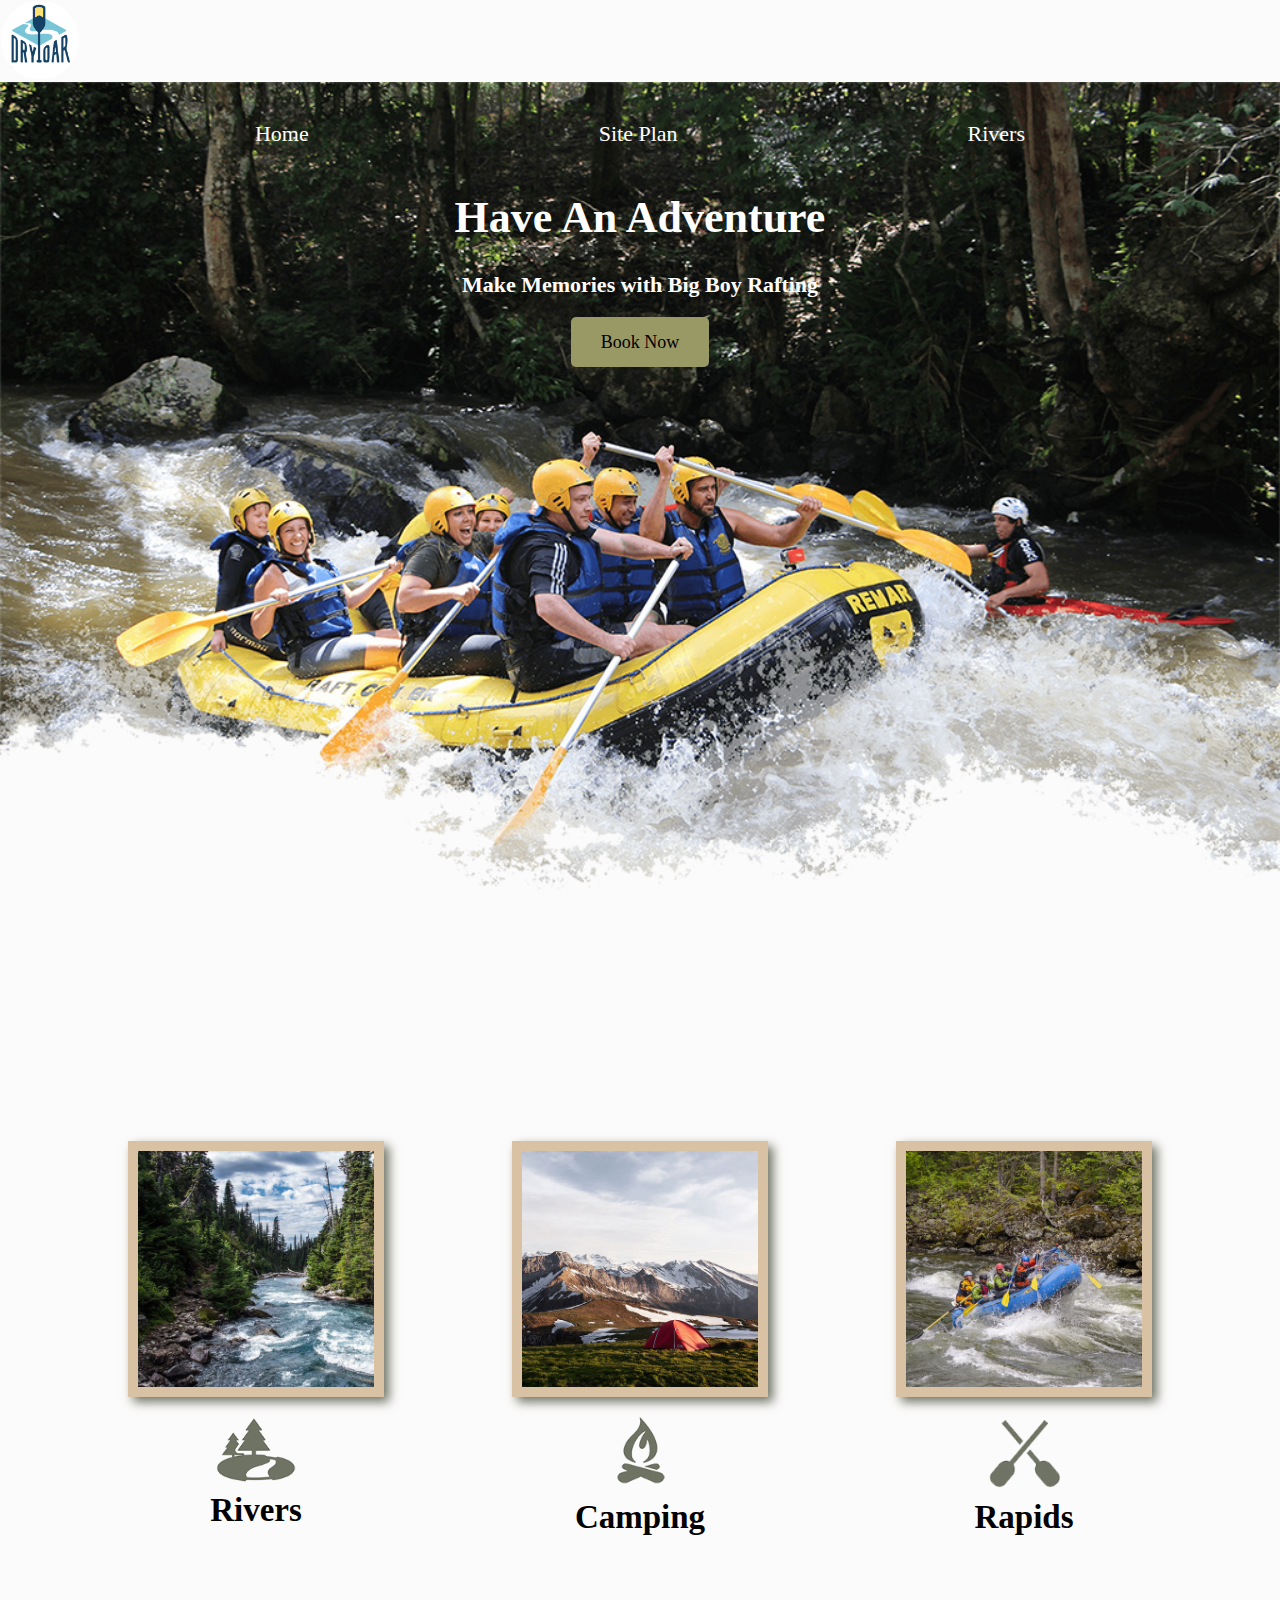
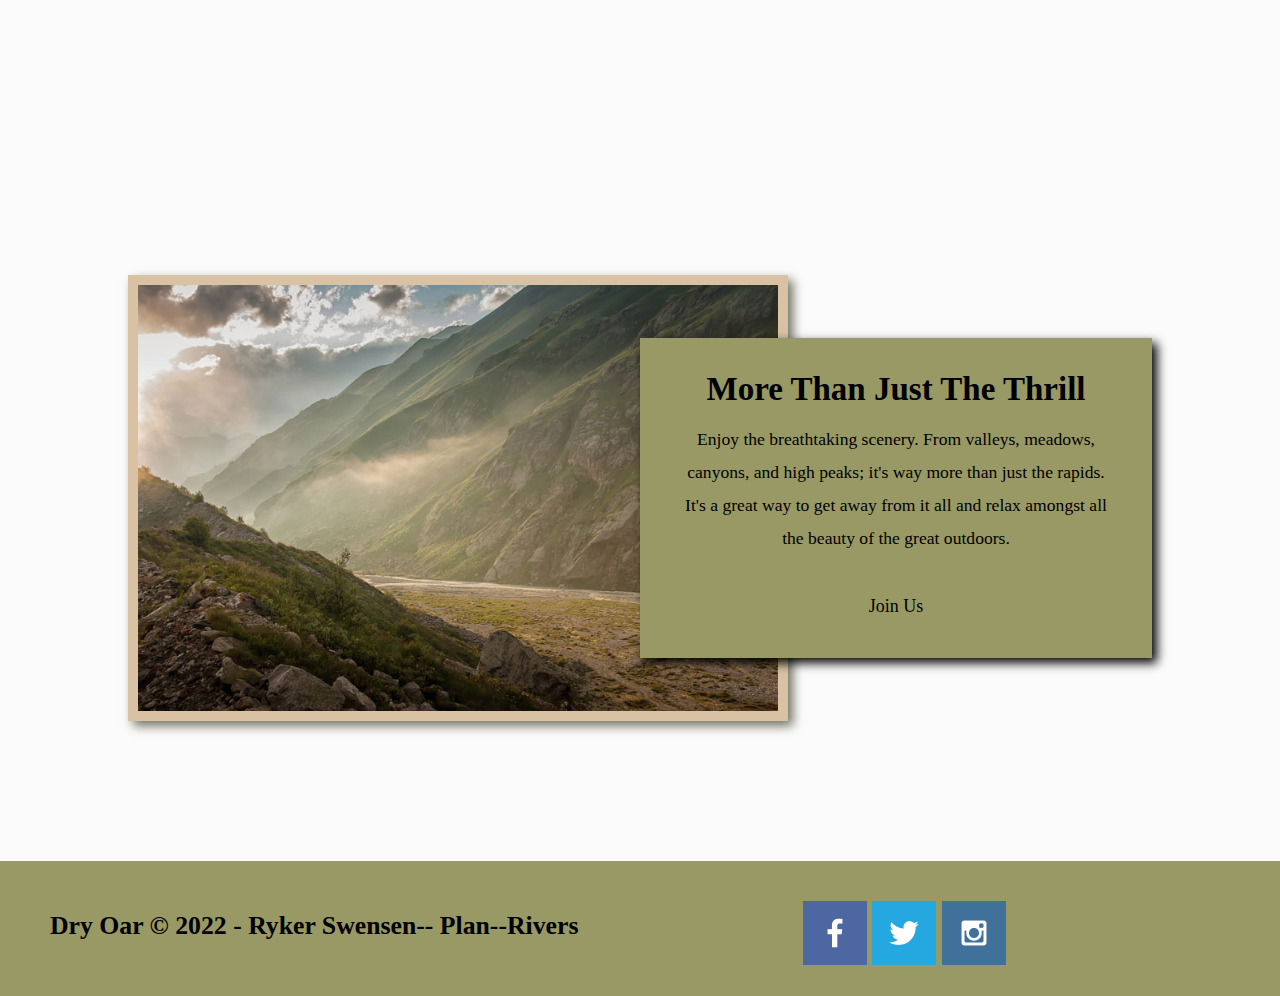
<file: index.html>
<!DOCTYPE html>
<html lang="en">
  <head>
    <meta charset="UTF-8" />
    <meta http-equiv="X-UA-Compatible" content="IE=edge" />
    <meta name="viewport" content="width=device-width, initial-scale=1.0" />
    <title>Big Guy Rafting</title>
    <link rel="stylesheet" href="styles/style.css" />
  </head>
  <body>
    <div id="content">
      <header>
        <a id="logo_link" href="index.html">
          <img class="logo" src="images/logo.png" alt="Dry Oar Logo" />
        </a>
        <nav>
          <a href="index.html">Home</a>
          <a href="site-plan-rafting.html">Site Plan</a>
          <a href="riverstwo.html">Rivers</a>
        </nav>
      </header>
      <div id="hero">
        <div id="hero-box">
          <img
            id="hero-img"
            src="images/hero.png"
            alt="People enjoying white water rafting"
          />
        </div>
        <section id="hero-msg">
          <h1 class="home-title">Have An Adventure</h1>
          <h4>Make Memories with Big Boy Rafting</h4>
          <div class="button-box">
            <a class="book" href="forms_two.html">Book Now</a>
          </div>
        </section>
      </div>
      <main class="home-grid">
        <section class="rivers-card">
          <img class="card-img" src="images/rivers.jpg" alt="river in forest" />
          <img class="icon" src="images/river_icon.png" alt="river icon" />
          <h2>Rivers</h2>
        </section>
        <section class="camping-card">
          <img
            class="card-img"
            src="images/camping.jpg"
            alt="tent in mountains"
          />
          <img class="icon" src="images/fire_icon.png" alt="fire icon" />
          <h2>Camping</h2>
        </section>
        <section class="rapids-card">
          <img class="card-img" src="images/rapids.jpg" alt="rafting boat" />
          <img class="icon" src="images/oars.png" alt="oars icon" />
          <h2>Rapids</h2>
        </section>
        <div id="background"></div>
        <img
          class="mountains"
          src="images/mountains.jpg"
          alt="Misty mountains"
        />
        <section class="msg">
          <h2>More Than Just The Thrill</h2>
          <p>
            Enjoy the breathtaking scenery. From valleys, meadows, canyons, and
            high peaks; it's way more than just the rapids. It's a great way to
            get away from it all and relax amongst all the beauty of the great
            outdoors.
          </p>
          <a class="join" href="rivers.html">Join Us</a>
        </section>
      </main>
      <footer>
        <h3>Dry Oar © 2022 - Ryker Swensen-</h3>
        <h3><a href="site-plan-rafting.html"> - Plan-</a></h3>
        <h3><a href="rivers.html">-Rivers</a></h3>
        <div class="social">
          <a href="https://facebook.com" target="_blank">
            <img src="images/facebook.png" alt="fb icon" />
          </a>
          <a href="https://twitter.com" target="_blank">
            <img src="images/twitter.png" alt="twitter icon" />
          </a>
          <a href="https://instagram.com" target="_blank">
            <img src="images/instagram.png" alt="instagram icon" />
          </a>
        </div>
      </footer>
    </div>
  </body>
</html>
</file>
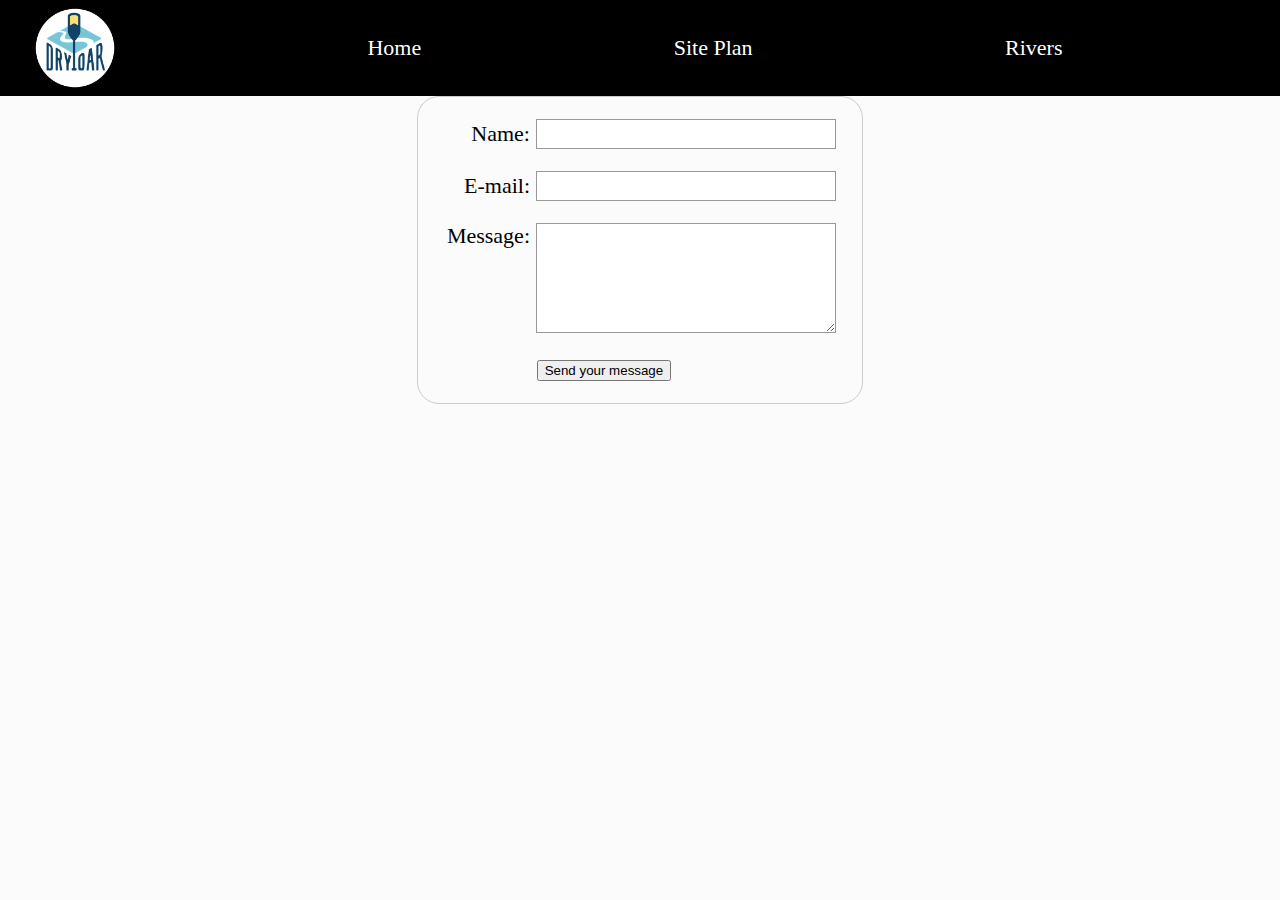
<file: forms_two.html>
<!DOCTYPE html>
<html lang="en">
  <head>
    <meta charset="UTF-8" />
    <meta http-equiv="X-UA-Compatible" content="IE=edge" />
    <meta name="viewport" content="width=device-width, initial-scale=1.0" />
    <title>Big Guy Rafting</title>
    <link rel="stylesheet" href="styles/forms_two.css" />
  </head>
  <body>
    <div id="content">
      <header>
        <a id="logo_link" href="index.html">
          <img class="logo" src="images/logo.png" alt="Dry Oar Logo" />
        </a>
        <nav>
          <a href="index.html">Home</a>
          <a href="site-plan-rafting.html">Site Plan</a>
          <a href="riverstwo.html">Rivers</a>
        </nav>
      </header>

      <main>
        <div id="feedback"></div>

          <form action="/my-handling-form-page" method="post">
            <ul>
              <li>
                <label for="name">Name:</label>
                <input type="text" id="name" name="user_name" />
              </li>
              <li>
                <label for="mail">E-mail:</label>
                <input type="email" id="mail" name="user_email" />
              </li>
              <li>
                <label for="msg">Message:</label>
                <textarea id="msg" name="user_message"></textarea>
              </li>
              <li class="button">
                <button type="submit">Send your message</button>
              </li>
        </main>

    </div>
    </div>
    <script>
        // get the feedback div element so we can do something with it.
        const feedbackElement = document.getElementById('feedback');
        // get the form so we can read what was entered in it.
        const formElement = document.forms[0];
        // add a 'listener' to wait for a submission of our form. When that happens run the code below.
        formElement.addEventListener('submit', function(e) {
            // stop the form from doing the default action.
            e.preventDefault();
            // set the contents of our feedback element to a message letting the user know the form was submitted successfully. Notice that we pull the name that was entered in the form to personalize the message!
            feedbackElement.innerHTML = 'Hello '+ formElement.user_name.value +'! Thank you for your message. We will get back with you as soon as possible!';
            // make the feedback element visible.
            feedbackElement.style.display = "block";
            // add a class to move everything down so our message doesn't cover it.
            document.body.classList.toggle('moveDown');
        });
    </script>
  </body>
</html>
</file>
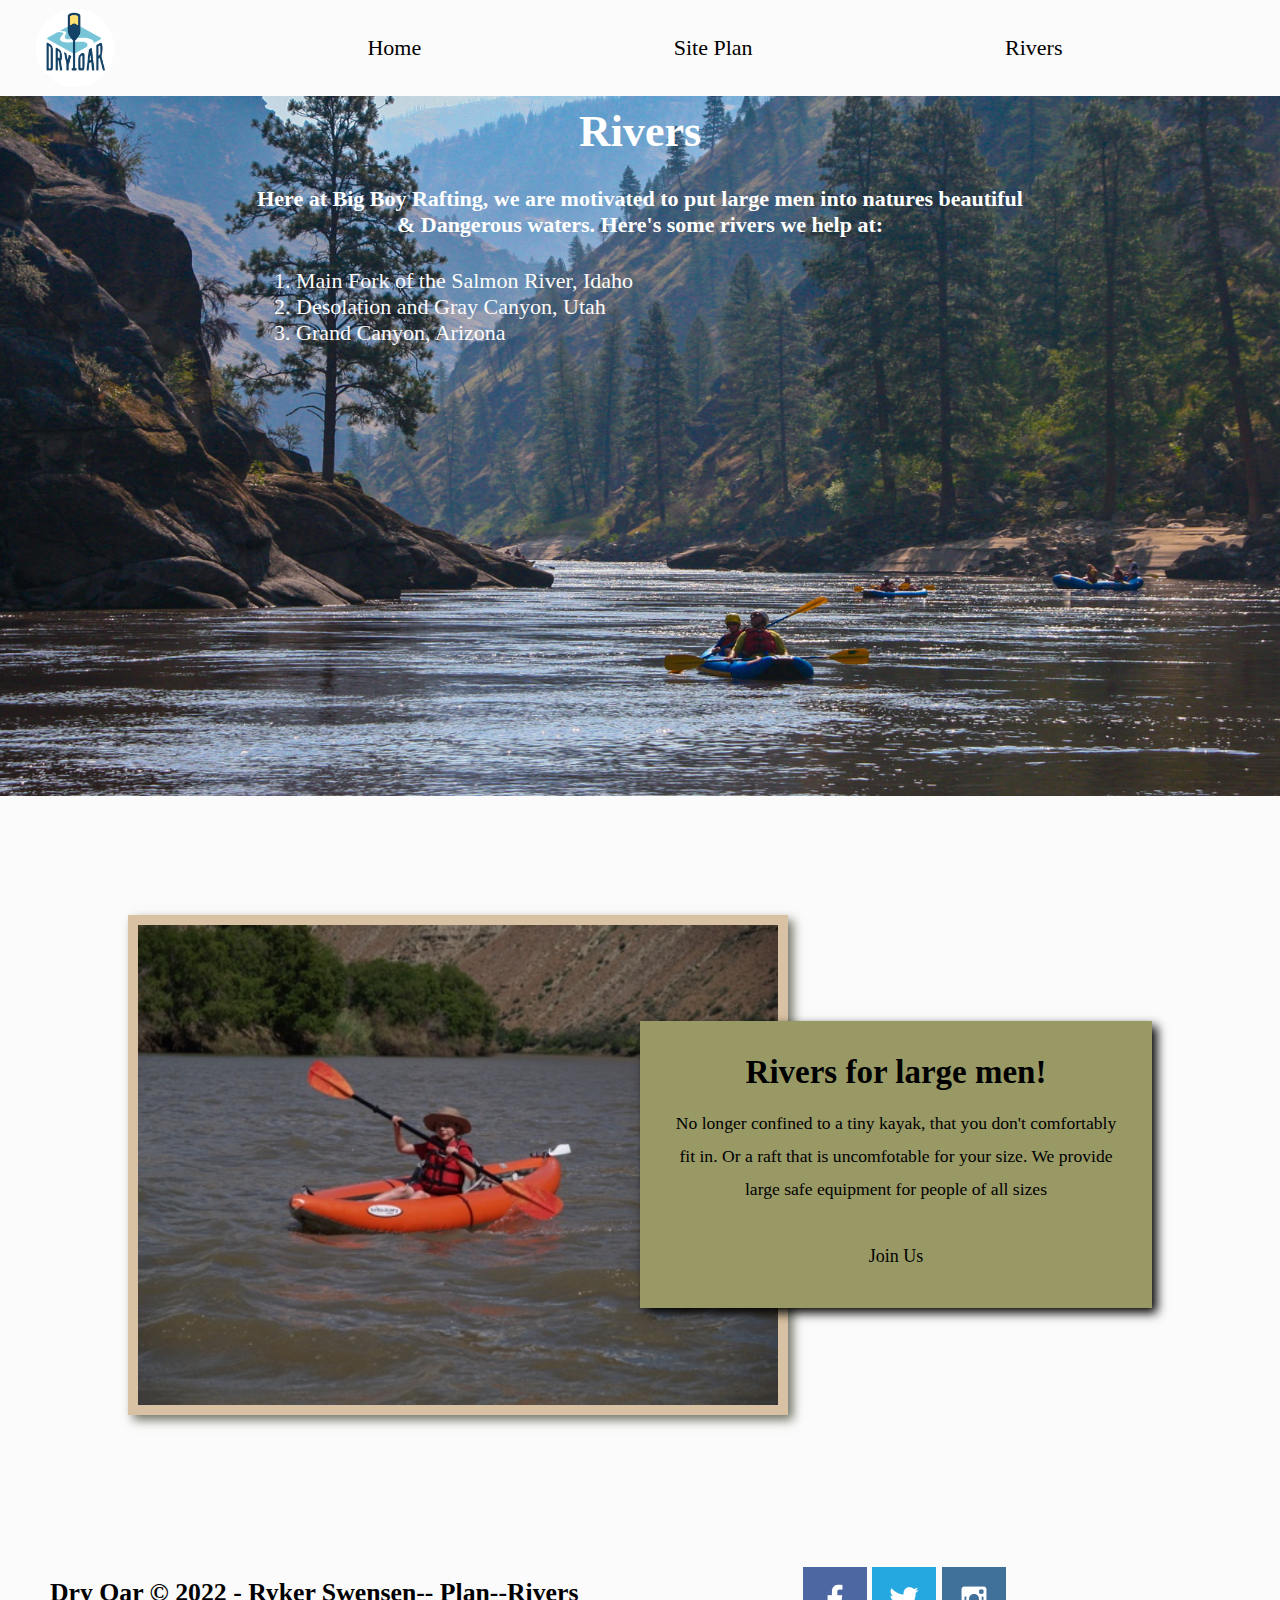
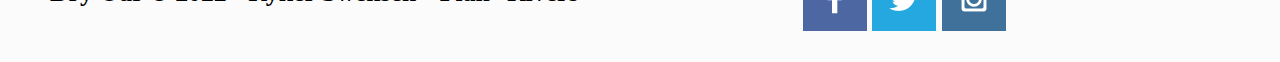
<file: riverstwo.html>
<!DOCTYPE html>
<html lang="en">
  <head>
    <meta charset="UTF-8" />
    <meta http-equiv="X-UA-Compatible" content="IE=edge" />
    <meta name="viewport" content="width=device-width, initial-scale=1.0" />
    <title>Big Guy Rafting</title>
    <link rel="stylesheet" href="styles/riverstwo.css" />
  </head>
  <body>
    <div id="content">
      <header>
        <a id="logo_link" href="index.html">
          <img class="logo" src="images/logo.png" alt="Dry Oar Logo" />
        </a>
        <nav>
          <a href="index.html">Home</a>
          <a href="site-plan-rafting.html">Site Plan</a>
          <a href="riverstwo.html">Rivers</a>
        </nav>
      </header>
      <div id="hero">
        <div id="hero-box">
          <img
            id="hero-img"
            src="images/R.jpg"
            alt="People enjoying white water rafting"
          />
        </div>
        <section id="hero-msg">
          <h1 class="home-title">Rivers</h1>
          <h4>
            Here at Big Boy Rafting, we are motivated to put large men into
            natures beautiful & Dangerous waters. Here's some rivers we help at:
          </h4>
          <ol>
            <li>Main Fork of the Salmon River, Idaho</li>
            <li>Desolation and Gray Canyon, Utah</li>
            <li>Grand Canyon, Arizona</li>
          </ol>
        </section>
      </div>
      <main class="home-grid">
        <div id="background"></div>
        <img
          class="mountains"
          src="images/deso-kayak.jpg"
          alt="Misty mountains"
        />
        <section class="msg">
          <h2>Rivers for large men!</h2>
          <p>
            No longer confined to a tiny kayak, that you don't comfortably fit
            in. Or a raft that is uncomfotable for your size. We provide large
            safe equipment for people of all sizes
          </p>
          <a class="join" href="rivers.html">Join Us</a>
        </section>
      </main>
      <footer>
        <h3>Dry Oar © 2022 - Ryker Swensen-</h3>
        <h3><a href="site-plan-rafting.html"> - Plan-</a></h3>
        <h3><a href="rivers.html">-Rivers</a></h3>
        <div class="social">
          <a href="https://facebook.com" target="_blank">
            <img src="images/facebook.png" alt="fb icon" />
          </a>
          <a href="https://twitter.com" target="_blank">
            <img src="images/twitter.png" alt="twitter icon" />
          </a>
          <a href="https://instagram.com" target="_blank">
            <img src="images/instagram.png" alt="instagram icon" />
          </a>
        </div>
      </footer>
    </div>
  </body>
</html>
</file>
<file: styles/style.css>
div {
  max-width: 100%;
  margin: 0 auto;
}

body {
  font-family: "Times New Roman", Arial, Georgia;
  font-size: 22px;
  background-color: #fcfbfb;
  color: black;
  margin: 0;
  padding: 0;
  width: 100%;
  grid-template-columns: 1fr 1fr 1fr;
  grid-template-rows: 1fr 1fr;
}

nav {
  display: flex;
  justify-content: space-evenly;
}

nav a {
  text-align: center;
  color: white;
  text-decoration: none;
  padding: 35px;
}

nav a:hover {
  text-align: center;
  background-color: black;
  color: bisque;
  text-decoration: none;
}

.home-title {
  font-size: 2em;
  color: white;
  margin-top: 10px;
}

.home-grid {
  display: grid;
  grid-template-columns: 1fr 1fr 1fr 1fr 1fr 1fr 1fr 1fr 1fr 1fr;
}

h2 {
  margin: 0;
}

h3 {
  text-decoration: none;
}

h4 {
  color: black;
}

.book,
.join {
  font-size: 18px;
  background-color: #999966;
  color: black;
  text-decoration: none;
  padding: 15px 30px;
  margin-top: 50px;
  border-radius: 5px;
}

.book:hover,
.join:hover {
  background-color: #3d3d29;
  color: bisque;
}

#hero {
  display: grid;
  grid-template-columns: 1fr 3fr 1fr;
  margin-top: -100px;
}

#hero-box {
  grid-column: 1/4;
  grid-row: 1/3;
  z-index: -1;
  width: 100%;
}

#hero-img {
  width: 100%;
}

#hero-msg {
  grid-column: 2/3;
  grid-row: 1/2;
  margin-top: 100px;
}

#hero-msg h1 {
  text-align: center;
}

#hero-msg h4 {
  text-align: center;
  color: white;
}

.button-box {
  text-align: center;
}

main section {
  text-align: center;
}

main section img {
  box-sizing: border-box;
}

#background {
  height: 725px;
  background-color: #3d3d29;
  color: bisque;
  grid-column: 1/11;
  grid-row: 4/9;
}

.msg {
  line-height: 1.5em;
  background-color: #999966;
  color: black;
  padding: 35px;
  grid-column: 6/10;
  grid-row: 6/7;
  box-shadow: 5px 5px 10px black;
}

.msg h2 {
  color: black;
}

.msg p {
  font-size: 0.8em;
  color: black;
  padding-bottom: 15px;
}

.icon {
  width: 80px;
  padding-top: 10px;
}

.logo {
  width: 80px;
}

#logo_link {
  padding-top: 5px;
  justify-self: center;
  align-self: center;
}

a:hover {
  text-decoration: underline;
}

footer {
  background-color: #999966;
  color: black;
  text-decoration: none;
  padding: 25px 50px;
  margin-top: 50px;
  display: flex;
  justify-content: space-evenly;
  margin: 0;
}

footer h3 {
  color: black;
  text-decoration: none;
  display: flex;
  justify-content: space-evenly;
}

footer a {
  color: black;
  text-decoration: none;
}

footer a:hover {
  color: black;
}

footer .social img {
  padding-top: 15px;
  margin: 0;
}

.rivers-card,
.camping-card,
.rapids-card {
  margin: 200px 0;
}

.card-img {
  border: 10px solid black;
  transition: transform 0.5s;
  box-shadow: 5px 5px 10px #6f7364;
}

.card-img,
.mountains {
  width: 100%;
  border: 10px solid #d9c2a3;
  transition: transform 0.5s;
  box-shadow: 5px 5px 10px #6f7364;
}

.card-img:hover {
  opacity: 0.6;
  transform: scale(1.1);
}

.rivers-card {
  grid-column: 2/4;
  grid-row: 2/3;
}

.camping-card {
  grid-column: 5/7;
  grid-row: 2/3;
}

.rapids-card {
  grid-column: 8/10;
  grid-row: 2/3;
}

.mountains {
  width: 100%;
  grid-column: 2/7;
  grid-row: 5/8;
  box-shadow: 5px 5px 10px #6f7364;
}

@media screen and (max-width: 900px) {
  #hero,
  .home-grid {
    display: block;
    height: auto;
  }
  nav,
  footer {
    flex-direction: column;
  }
  nav a {
    display: block;
    padding: 15px;
  }
  #hero {
    margin-top: 0;
  }
  #hero-msg {
    margin-top: 0;
  }
  #hero-msg h4 {
    display: none;
  }
  .home-title {
    font-size: 25px;
    color: #6f7364;
  }
  .rivers-card,
  .camping-card,
  .rapids-card {
    margin: 50px auto;
    width: 60%;
  }
  #background {
    display: none;
  }
  .mountains,
  .msg {
    width: 80%;
    display: block;
    margin: 0 auto;
  }
  footer {
    margin-top: 25px;
  }
}
</file>
<file: styles/forms_two.css>
div {
  max-width: 100%;
  margin: 0 auto;
}

body {
  font-family: "Times New Roman", Arial, Georgia;
  font-size: 22px;
  background-color: #fcfbfb;
  color: black;
  margin: 0;
  padding: 0;
  width: 100%;
}

header {
  background-color: #000;
  font-family: "Times New Roman", Arial, Georgia;
  color: black;
  display: grid;
  grid-template-columns: 150px auto;
  grid-template-rows: 1fr;
  width: 100%;
}

nav {
  display: flex;
  justify-content: space-evenly;
}

nav a {
  text-align: center;
  color: white;
  text-decoration: none;
  padding: 35px;
}

nav a:hover {
  text-align: center;
  background-color: black;
  color: bisque;
  text-decoration: none;
}

.home-title {
  font-size: 2em;
  color: white;
  margin-top: 10px;
}

.home-grid {
  display: grid;
  grid-template-columns: 1fr 1fr 1fr 1fr 1fr 1fr 1fr 1fr 1fr 1fr;
}

h2 {
  margin: 0;
}

h3 {
  text-decoration: none;
}

h4 {
  color: black;
}

.book,
.join {
  font-size: 18px;
  background-color: #999966;
  color: black;
  text-decoration: none;
  padding: 15px 30px;
  margin-top: 50px;
  border-radius: 5px;
}

.book:hover,
.join:hover {
  background-color: #3d3d29;
  color: bisque;
}

#hero {
  display: grid;
  grid-template-columns: 1fr 3fr 1fr;
  margin-top: -100px;
}

#hero-box {
  grid-column: 1/4;
  grid-row: 1/3;
  z-index: -1;
  width: 100%;
}

#hero-img {
  width: 100%;
}

#hero-msg {
  grid-column: 2/3;
  grid-row: 1/2;
  margin-top: 100px;
}

#hero-msg h1 {
  text-align: center;
}

#hero-msg h4 {
  text-align: center;
  color: white;
}

.button-box {
  text-align: center;
}

main section {
  text-align: center;
}

main section img {
  box-sizing: border-box;
}

#feedback {
  background-color: antiquewhite;
  position: absolute;
  top: 0;
  left: 0;
  right: 0;
  padding: 0.5em;
  /* make this element invisible until we are ready for it */
  display: none;
}
.moveDown {
  margin-top: 3em;
}

form {
  /* Center the form on the page */
  margin: 0 auto;
  width: 400px;
  /* Form outline */
  padding: 1em;
  border: 1px solid #ccc;
  border-radius: 1em;
}

ul {
  list-style: none;
  padding: 0;
  margin: 0;
}

form li + li {
  margin-top: 1em;
}

label {
  /* Uniform size & alignment */
  display: inline-block;
  width: 90px;
  text-align: right;
}

input,
textarea {
  /* To make sure that all text fields have the same font settings
         By default, textareas have a monospace font */
  font: 1em sans-serif;

  /* Uniform text field size */
  width: 300px;
  box-sizing: border-box;

  /* Match form field borders */
  border: 1px solid #999;
}

input:focus,
textarea:focus {
  /* Additional highlight for focused elements */
  border-color: #000;
}

textarea {
  /* Align multiline text fields with their labels */
  vertical-align: top;

  /* Provide space to type some text */
  height: 5em;
}

.button {
  /* Align buttons with the text fields */
  padding-left: 90px; /* same size as the label elements */
}

button {
  /* This extra margin represent roughly the same space as the space
         between the labels and their text fields */
  margin-left: 0.5em;
}

#background {
  height: 725px;
  background-color: #3d3d29;
  color: bisque;
  grid-column: 1/11;
  grid-row: 4/9;
}

.msg {
  line-height: 1.5em;
  background-color: #999966;
  color: black;
  padding: 35px;
  grid-column: 6/10;
  grid-row: 6/7;
  box-shadow: 5px 5px 10px black;
}

.msg h2 {
  color: black;
}

.msg p {
  font-size: 0.8em;
  color: black;
  padding-bottom: 15px;
}

.icon {
  width: 80px;
  padding-top: 10px;
}

.logo {
  width: 80px;
}

#logo_link {
  padding-top: 5px;
  justify-self: center;
  align-self: center;
}

a:hover {
  text-decoration: underline;
}

footer {
  background-color: #999966;
  color: black;
  text-decoration: none;
  padding: 25px 50px;
  margin-top: 50px;
  display: flex;
  justify-content: space-evenly;
  margin: 0;
}

footer h3 {
  color: black;
  text-decoration: none;
  display: flex;
  justify-content: space-evenly;
}

footer a {
  color: black;
  text-decoration: none;
}

footer a:hover {
  color: black;
}

footer .social img {
  padding-top: 15px;
  margin: 0;
}

.rivers-card,
.camping-card,
.rapids-card {
  margin: 200px 0;
}

.card-img {
  border: 10px solid black;
  transition: transform 0.5s;
  box-shadow: 5px 5px 10px #6f7364;
}

.card-img,
.mountains {
  width: 100%;
  border: 10px solid #d9c2a3;
  transition: transform 0.5s;
  box-shadow: 5px 5px 10px #6f7364;
}

.card-img:hover {
  opacity: 0.6;
  transform: scale(1.1);
}

.rivers-card {
  grid-column: 2/4;
  grid-row: 2/3;
}

.camping-card {
  grid-column: 5/7;
  grid-row: 2/3;
}

.rapids-card {
  grid-column: 8/10;
  grid-row: 2/3;
}

.mountains {
  width: 100%;
  grid-column: 2/7;
  grid-row: 5/8;
  box-shadow: 5px 5px 10px #6f7364;
}

@media screen and (max-width: 900px) {
  #hero,
  .home-grid {
    display: block;
    height: auto;
  }
  nav,
  footer {
    flex-direction: column;
  }
  nav a {
    display: block;
    padding: 15px;
  }
  #hero {
    margin-top: 0;
  }
  #hero-msg {
    margin-top: 0;
  }
  #hero-msg h4 {
    display: none;
  }
  .home-title {
    font-size: 25px;
    color: #6f7364;
  }
  .rivers-card,
  .camping-card,
  .rapids-card {
    margin: 50px auto;
    width: 60%;
  }
  #background {
    display: none;
  }
  .mountains,
  .msg {
    width: 80%;
    display: block;
    margin: 0 auto;
  }
  footer {
    margin-top: 25px;
  }
}
</file>
<file: styles/riverstwo.css>
div {
  max-width: 100%;
  margin: 0 auto;
}

body {
  font-family: "Times New Roman", Arial, Georgia;
  font-size: 22px;
  background-color: #fcfbfb;
  color: black;
  margin: 0;
  padding: 0;
  width: 100%;
}

header {
  background-color: #fcfbfb;
  font-family: "Times New Roman", Arial, Georgia;
  color: black;
  display: grid;
  grid-template-columns: 150px auto;
  grid-template-rows: 1fr;
  width: 100%;
}

nav {
  display: flex;
  justify-content: space-evenly;
}

nav a {
  text-align: center;
  color: black;
  text-decoration: none;
  padding: 35px;
}

nav a:hover {
  text-align: center;
  background-color: black;
  color: bisque;
  text-decoration: none;
}

.home-title {
  font-size: 2em;
  color: white;
  margin-top: 10px;
}

.home-grid {
  display: grid;
  grid-template-columns: 1fr 1fr 1fr 1fr 1fr 1fr 1fr 1fr 1fr 1fr;
}

h2 {
  margin: 0;
}

h3 {
  text-decoration: none;
}

h4 {
  color: black;
}

.book,
.join {
  font-size: 18px;
  background-color: #999966;
  color: black;
  text-decoration: none;
  padding: 15px 30px;
  margin-top: 50px;
  border-radius: 5px;
}

.book:hover,
.join:hover {
  background-color: #3d3d29;
  color: bisque;
}

#hero {
  display: grid;
  grid-template-columns: 1fr 3fr 1fr;
  margin-top: -100px;
}

#hero-box {
  grid-column: 1/4;
  grid-row: 1/1;
  z-index: -1;
  width: 100%;
}

#hero-img {
  width: 100%;
  height: 800px;
}

#hero-msg {
  grid-column: 2/3;
  grid-row: 1/2;
  margin-top: 100px;
}

#hero-msg h1 {
  text-align: center;
}

#hero-msg h4 {
  text-align: center;
  color: white;
}

.button-box {
  text-align: center;
}

main section {
  text-align: center;
}

main section img {
  box-sizing: border-box;
}

#background {
  height: 725px;
  background-color: #3d3d29;
  color: bisque;
  grid-column: 1/11;
  grid-row: 4/9;
}

.msg {
  line-height: 1.5em;
  background-color: #999966;
  color: black;
  padding: 35px;
  grid-column: 6/10;
  grid-row: 6/7;
  box-shadow: 5px 5px 10px black;
}

.msg h2 {
  color: black;
}

.msg p {
  font-size: 0.8em;
  color: black;
  padding-bottom: 15px;
}

.icon {
  width: 80px;
  padding-top: 10px;
}

.logo {
  width: 80px;
}

#logo_link {
  padding-top: 5px;
  justify-self: center;
  align-self: center;
}

a:hover {
  text-decoration: underline;
}

footer {
  background-color: #fcfbfb;
  color: black;
  text-decoration: none;
  padding: 25px 50px;
  margin-top: 50px;
  display: flex;
  justify-content: space-evenly;
  margin: 0;
}

footer h3 {
  color: black;
  text-decoration: none;
  display: flex;
  justify-content: space-evenly;
}

footer a {
  color: black;
  text-decoration: none;
}

footer a:hover {
  color: black;
}

footer .social img {
  padding-top: 15px;
  margin: 0;
}

.rivers-card,
.camping-card,
.rapids-card {
  margin: 200px 0;
}

.card-img {
  border: 10px solid black;
  transition: transform 0.5s;
  box-shadow: 5px 5px 10px #6f7364;
}

.card-img,
.mountains {
  width: 100%;
  border: 10px solid #d9c2a3;
  transition: transform 0.5s;
  box-shadow: 5px 5px 10px #6f7364;
}

.card-img:hover {
  opacity: 0.6;
  transform: scale(1.1);
}

.rivers-card {
  grid-column: 2/4;
  grid-row: 2/3;
}

.camping-card {
  grid-column: 5/7;
  grid-row: 2/3;
}

.rapids-card {
  grid-column: 8/10;
  grid-row: 2/3;
}

.mountains {
  width: 100%;
  grid-column: 2/7;
  grid-row: 5/8;
  box-shadow: 5px 5px 10px #6f7364;
}

ol {
  color: #fcfbfb;
}

@media screen and (max-width: 900px) {
  #hero,
  .home-grid {
    display: block;
    height: auto;
  }
  nav,
  footer {
    flex-direction: column;
  }
  nav a {
    display: block;
    padding: 15px;
  }
  #hero {
    margin-top: 0;
  }
  #hero-msg {
    margin-top: 0;
  }
  #hero-msg h4 {
    display: none;
  }
  .home-title {
    font-size: 25px;
    color: #6f7364;
  }
  .rivers-card,
  .camping-card,
  .rapids-card {
    margin: 50px auto;
    width: 60%;
  }
  #background {
    display: none;
  }
  .mountains,
  .msg {
    width: 80%;
    display: block;
    margin: 0 auto;
  }
  footer {
    margin-top: 25px;
  }
}
</file>
